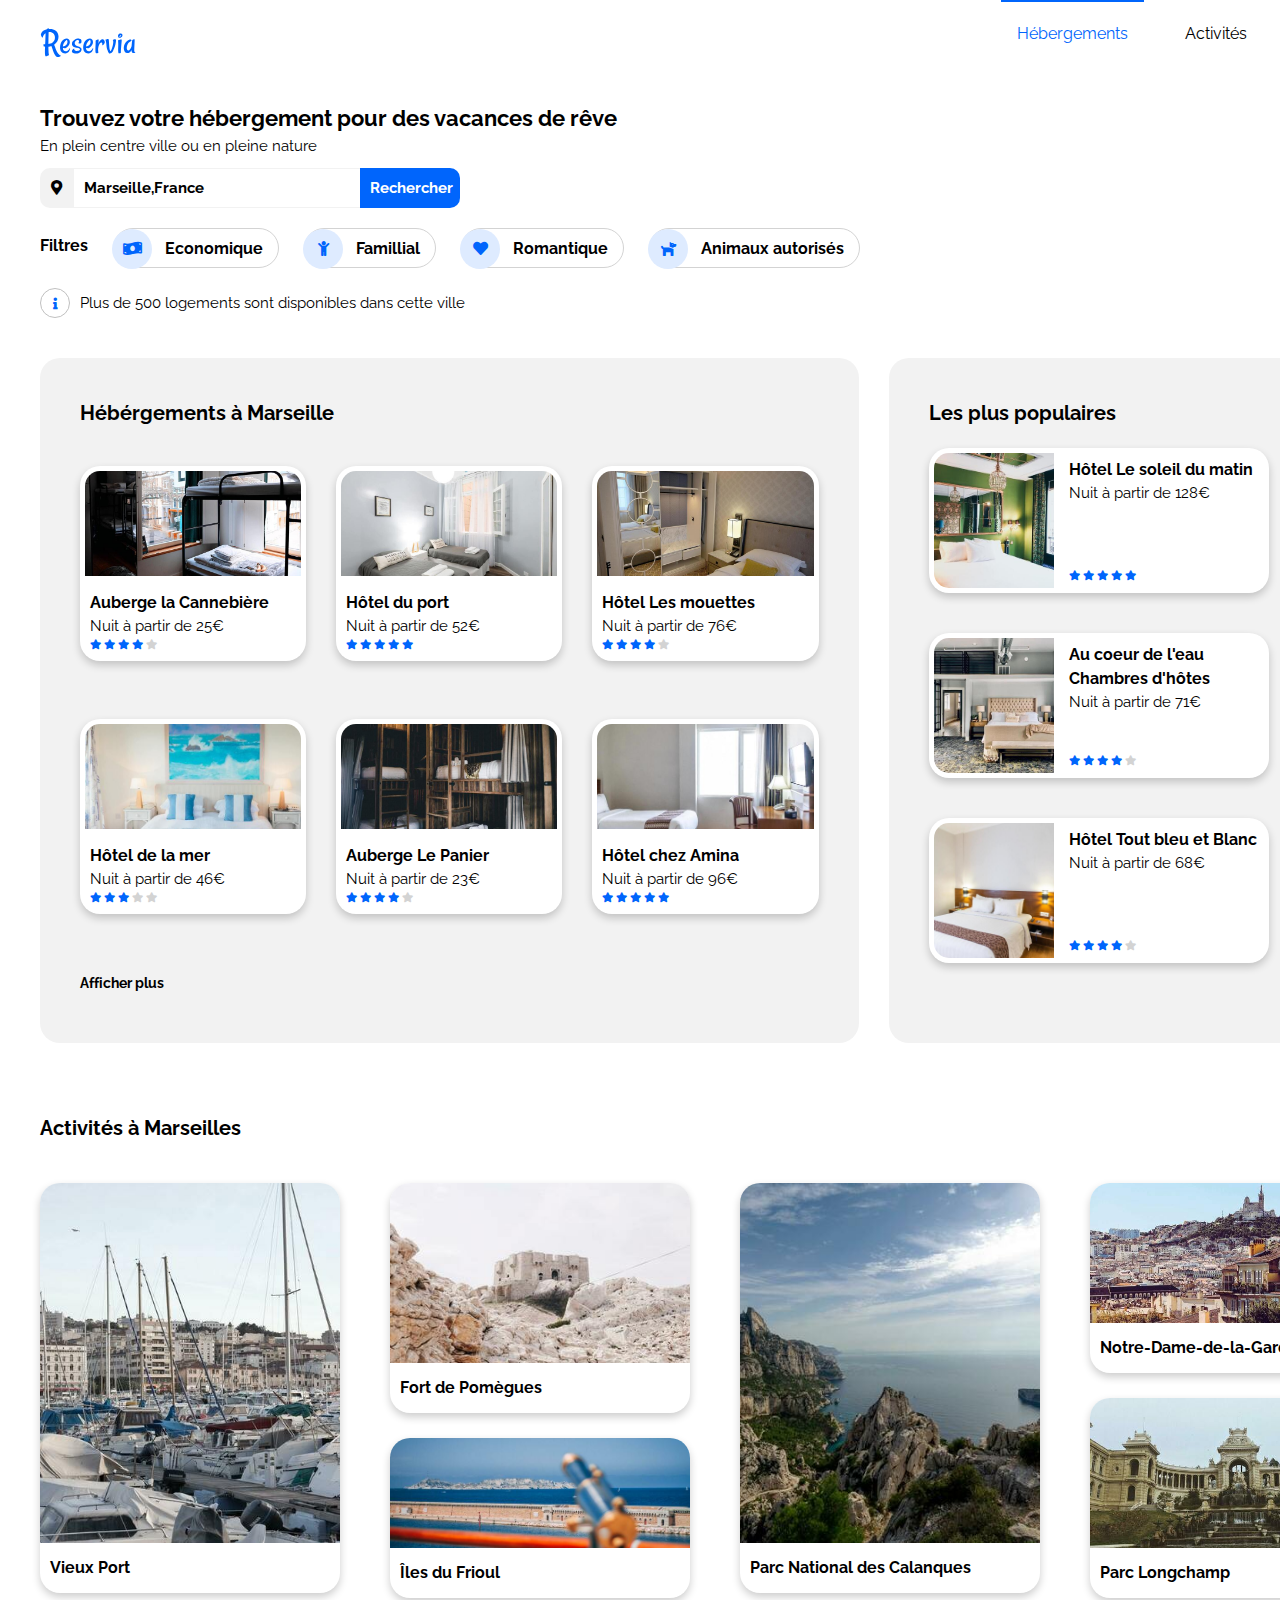
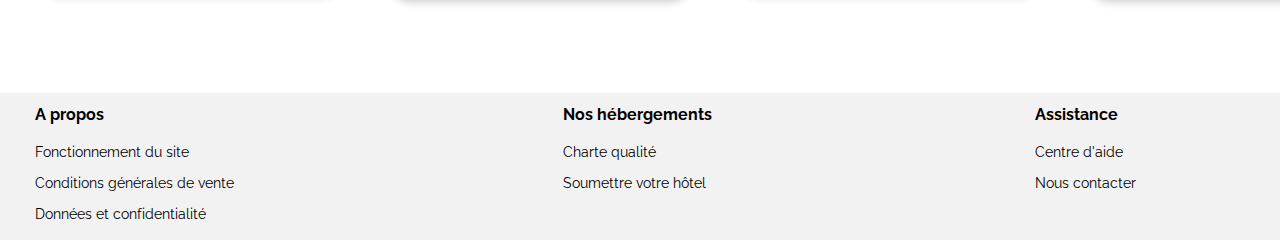
<file: index.html>
<!DOCTYPE html>
<html lang="fr">
<head>
    <meta charset="UTF-8">
    <meta name="viewport" content="width=device-width, initial-scale=1.0">
    <link rel="stylesheet" href="https://use.fontawesome.com/releases/v5.12.1/css/all.css" crossorigin="anonymous">
    <link rel="preconnect" href="https://fonts.gstatic.com">
    <link href="https://fonts.googleapis.com/css2?family=Raleway:wght@100&display=swap" rel="stylesheet">
    <link rel="stylesheet" href="normalizer.css">
    <link rel="stylesheet" href="style.css">
    <link href="tablett.css" media="screen and (min-width: 426px)" rel="stylesheet">
    <link href="desktop.css" media="screen and (min-width: 769px)" rel="stylesheet">
    <title>Reservia</title>
</head>
<body>   
    <!--- Nav bar-->
    <header>
        <a href="index.html">
            <img alt="Logo" id="logo" src="images/logo/Reservia.svg">
        </a>
        <a class="inscrire" href="#">S'inscrire</a>
        <nav id="nav">
            <ul>
                <li>
                    <a href="#hebergement" id="heb">Hébergements</a>
                </li>
                <li >
                    <a href="#activites" id="act">Activités</a>
                </li>
            </ul>
        </nav>
    </header>

<!--- filtres +  barre de recherche-->
    <form class="info">
        <h2>Trouvez votre hébergement pour des vacances de rêve</h2>
        <p>En plein centre ville ou en pleine nature</p>
        <div class="wrap search">
            <i class="fas fa-map-marker-alt" ></i>
            <input class="searchTerm"  placeholder="Marseille,France" type="text"/>
            <button class="recherche"><i class="fas fa-search"></i><span class="dnone">Rechercher</span></button>
        </div>
        <div class="filtres">
            <h3 class="filter">Filtres</h3> 
            <button class="btn1"><i class="fas fa-money-bill-wave"></i><span class="espace">Economique</span></button>
            <button class="btn1"><i class="fas fa-child"></i><span class="espace">Famillial</span></button>
            <button class="btn1"><i class="fas fa-heart"></i><span class="espace">Romantique</span></button> 
            <button class="btn1"><i class="fas fa-dog"></i><span class="espace">Animaux autorisés</span></button>
        </div>     
        <p><i class="fas fa-info"></i>Plus de 500 logements sont disponibles dans cette ville</p>
        
    </form>
    <!--- Side bar populaire-->
    <aside>
        <h1>Les plus populaires<i class="fas fa-chart-line"></i></h1>                   
        
        <article>
            <a href="#">
                <figure class="card1">
                    <img alt="Hôtel Le soleil du matin" class="scaled" src="images/hebergements/4_small/emile-guillemot-Bj_rcSC5XfE-unsplash.jpg">
                    <figcaption>
                        <h3>Hôtel Le soleil du matin</h3> 
                        <p>Nuit à partir de 128€</p> 
                        <div>
                            <i class="fas fa-star"></i>
                            <i class="fas fa-star"></i>
                            <i class="fas fa-star"></i>
                            <i class="fas fa-star"></i>
                            <i class="fas fa-star"></i>
                        </div>
                    </figcaption>
                </figure>
            </a>
        </article>
    
        <article>
            <a href="#">
                <figure class="card1">
                    <img alt="Au coeur de l'eau Chambres d'hôtes" src="images/hebergements/4_small/aw-creative-VGs8z60yT2c-unsplash.jpg">
                    <figcaption>
                        <h3>Au coeur de l'eau Chambres d'hôtes</h3> 
                        <p>Nuit à partir de 71€</p> 
                        <div>
                            <i class="fas fa-star"></i>
                            <i class="fas fa-star"></i>
                            <i class="fas fa-star"></i>
                            <i class="fas fa-star"></i>  
                            <i class="fas fa-star gris" ></i>
                        </div>
                    </figcaption>
                </figure>
            </a>
        </article>
        <article>
            <a href="#">
                <figure class="card1">
                    <img alt="Hôtel Tout bleu et Blanc" src="images/hebergements/4_small/febrian-zakaria-sjvU0THccQA-unsplash.jpg">
                    <figcaption>
                        <h3>Hôtel Tout bleu et Blanc</h3>  
                        <p>Nuit à partir de 68€</p>
                        <div>
                            <i class="fas fa-star"></i>
                            <i class="fas fa-star"></i>
                            <i class="fas fa-star"></i>
                            <i class="fas fa-star"></i> 
                            <i class="fas fa-star gris"></i>
                        </div>
                    </figcaption>
                </figure>
            </a>
        </article>
    </aside>
        <!--- Articles Hebergements-->
    <section class="heber">
        <h1 id="hebergement">Hébérgements à Marseille</h1>
        <article class="card1heb">
            <a href="#">
                <figure class="card2">
                    <img alt="Auberge la Cannebière" src="images/hebergements/4_small/marcus-loke-WQJvWU_HZFo-unsplash.jpg">
                        <figcaption>
                            <h3>Auberge la Cannebière</h3> 
                            <p>Nuit à partir de 25€</p> 
                                <i class="fas fa-star"></i>
                                <i class="fas fa-star"></i> 
                                <i class="fas fa-star"></i>
                                <i class="fas fa-star"></i> 
                                <i class="fas fa-star gris"></i>
                        </figcaption> 
                </figure>
            </a>
        </article>
        <article class="card2heb">
            <a href="#">
                <figure class="card2">
                    <img alt="Hôtel du port" src="images/hebergements/4_small/fred-kleber-gTbaxaVLvsg-unsplash.jpg">
                        <figcaption>
                            <h3>Hôtel du port</h3> 
                            <p>Nuit à partir de 52€</p>
                            <i class="fas fa-star"></i>
                            <i class="fas fa-star"></i>
                            <i class="fas fa-star"></i>
                            <i class="fas fa-star"></i>
                            <i class="fas fa-star"></i>
                        </figcaption>
                </figure>
                        
            </a>
        </article>
        <article class="card3heb">
            <a href="#">
                <figure class="card2">
                    <img alt="Hôtel Les mouettes" src="images/hebergements/4_small/reisetopia-B8WIgxA_PFU-unsplash.jpg">
                        <figcaption>
                            <h3>Hôtel Les mouettes</h3>  
                            <p>Nuit à partir de 76€</p>
                                <i class="fas fa-star"></i>
                                <i class="fas fa-star"></i>
                                <i class="fas fa-star"></i>
                                <i class="fas fa-star"></i> 
                                <i class="fas fa-star gris"></i>
                        </figcaption>
                </figure>
                        
            </a>
        </article>
        <article class="card4heb"> 
            <a href="#">
                <figure class="card2">
                    <img alt="Hôtel de la mer" src="images/hebergements/4_small/annie-spratt-Eg1qcIitAuA-unsplash.jpg">
                        <figcaption>
                            <h3>Hôtel de la mer</h3>  
                            <p>Nuit à partir de 46€</p> 
                                <i class="fas fa-star"></i>
                                <i class="fas fa-star"></i>
                                <i class="fas fa-star"></i> 
                                <i class="fas fa-star gris"></i>
                                <i class="fas fa-star gris"></i>
                        </figcaption>
                </figure>
                        
            </a>
        </article>
        <article class="card5heb"> 
            <a href="#">
                <figure class="card2">
                    <img alt="Auberge Le Panier" src="images/hebergements/4_small/nicate-lee-kT-ZyaiwBe0-unsplash.jpg">
                        <figcaption>
                            <h3>Auberge Le Panier</h3> 
                            <p>Nuit à partir de 23€</p>
                                <i class="fas fa-star"></i>
                                <i class="fas fa-star"></i>
                                <i class="fas fa-star"></i>
                                <i class="fas fa-star"></i>
                                <i class="fas fa-star gris"></i>
                        </figcaption>
                </figure>
                        
            </a>
        </article>
        <article class="card6"> 
            <a href="#">
                <figure class="card2">
                    <img alt="Hôtel chez Amina" src="images/hebergements/4_small/febrian-zakaria-M6S1WvfW68A-unsplash.jpg">
                        <figcaption>
                            <h3>Hôtel chez Amina</h3> 
                            <p>Nuit à partir de 96€</p> 
                                <i class="fas fa-star"></i>
                                <i class="fas fa-star"></i>
                                <i class="fas fa-star"></i>
                                <i class="fas fa-star"></i>
                                <i class="fas fa-star"></i>
                        </figcaption>
                </figure>
                        
            </a>
        </article>
        <h2 id="afficherplus"><a href="#">Afficher plus</a></h2>
    </section>
 <!--- Activités-->
    <section class="activ">
        <h1 id="activites">Activités à Marseilles</h1>
        <article class="carte1">
            <a href="#">
                <figure class="card3">
                    <img alt="Vieux Port" src="images/activites/4_small/reno-laithienne-QUgJhdY5Fyk-unsplash.jpg">
                        <figcaption>
                            <h3>Vieux Port</h3>
                        </figcaption>
                </figure>
            </a>
        </article>
        <article class="carte2">
            <a href="#">
                <figure class="card3">
                    <img alt="Fort de Pomègues" src="images/activites/4_small/paul-hermann-QFTrLdQIRhI-unsplash.jpg ">
                        <figcaption>
                            <h3>Fort de Pomègues</h3>
                        </figcaption>
                </figure>
            </a>
        </article>
        <article class="carte3">
            <a href="#">
                <figure class="card3"> 
                    <img alt="Îles du Frioul" src="images/activites/4_small/kevin-hikari-rV_Qd1l-VXg-unsplash.jpg">
                        <figcaption> 
                            <h3>Îles du Frioul</h3>  
                        </figcaption>
                </figure>
            </a>
        </article>
        <article class="carte4">
            <a href="#">
                <figure class="card3">
                    <img alt="Parc National des Calanques" src="images/activites/4_small/kilyan-sockalingum-NR8-cBCN3aI-unsplash.jpg">
                        <figcaption>
                            <h3>Parc National des Calanques</h3>
                        </figcaption>
                </figure> 
            </a> 
        </article>
        <article class="carte5">
            <a href="#">
                <figure class="card3">
                    <img alt="Notre-Dame-de-la-Garde" src="images/activites/4_small/florian-wehde-xW9e8gdotxI-unsplash.jpg">
                        <figcaption>
                            <h3>Notre-Dame-de-la-Garde</h3>
                        </figcaption>
                </figure>
            </a>
        </article>
        <article class="carte6">
            <a href="#"> 
                <figure class="card3">
                    <img alt="Parc Longchamp" src="images/activites/4_small/lena-paulin-wH2-EJoDcV0-unsplash.jpg">
                        <figcaption>
                            <h3>Parc Longchamp</h3> 
                        </figcaption> 
                </figure>
            </a>
        </article>

    </section>
    <!--- Footer-->
    <footer class="footer">
        <div class="foot1"> 
            <h3>A propos</h3>   
                <ul>
                    <li> <a href="#"> Fonctionnement du site</a></li>
                    <li><a href="#">Conditions générales de vente</a></li>
                    <li><a href="#">Données et confidentialité</a></li>
                </ul>
        </div>
        <div class="foot2"> 
            <h3>Nos hébergements</h3>
                <ul>
                    <li><a href="#">Charte qualité</a></li>
                    <li><a href="#">Soumettre votre hôtel</a></li>

                </ul>
        </div>
        <div class="foot3">
            <h3>Assistance</h3>
                <ul>
                    <li><a href="#">Centre d'aide</a></li>
                    <li><a href="#">Nous contacter</a></li>
                </ul> 
        </div>
    </footer>
</body>
</html>
</file>
<file: style.css>
/*****importation du font****/

@import url('https://fonts.googleapis.com/css2?family=Raleway:wght@800&display=swap');

:root{
   font-size: 10px;
   --primary: #0065FC;
   --secondary: #DEEBFF;
   --fond: #F2F2F2;
}

p {
   font-size: 1.5rem;
}
i {
   color: var(--primary); 
}
aside, footer {
   background-color: var(--fond);
}

body{
   font-family: Raleway, sans-serif;   
}

/*****nav bar****/
header  {
    display: grid;
    grid-template: 
    "logo inscrire"
    "nav1 nav1";
    font-size: initial;
}
header a {
   color: var(--primary);
}
#logo{
   grid-area: logo;
   padding-left: 30px;
}
.inscrire {
   grid-area: inscrire;
   padding-right: 20px;
   text-align: right;
   padding-top: 15px;
   font-weight: bold;
}

nav {
   grid-area: nav1;
}
nav li {
   width: 50%;
   border-bottom: 2px solid var(--primary);
   text-align: center;
}
nav li:last-child {
   border-bottom: 2px solid var(--fond);
}
#act {
   color: black;
  
}
#act:hover{
   
   color: var(--primary);
}
#nav ul{
   display: flex;
   justify-content: space-around;
  
}

#heb {
 display: block;
 padding: 0 0 10px 0;
 /** transition-delay: .5s;
  transition-timing-function: ease-in-out;*/
}
#heb:hover {
   color: black;   
}

/**articles sur le côté**/
aside {
   background-color: var(--fond);
   padding: 20px;
}

.espace {
   padding:15px;
}

/*les boutons**/
.filter {
   margin-top: 6px;
}
.info {
   padding: 10Px;
   margin-bottom: 20px;
}
.info h2 {
   font-size: 2.2rem;
   padding: 10px;
   
}
.info p {
   padding-bottom: 10px;
}
.info .btn1 {
   background-color: white; 
   border: 1px solid lightgray;
   border-radius: 20px;
   color: black;
   text-align: center;
   text-decoration: none;
   height: 40px;
   font-size: 16px;
   padding: 0;
   margin-bottom: 20px;
   line-height: 40px;
   font-weight: bold;
}

.btn1 i  {
   border-radius: 50%;
   font-size: 15px;
   background-color: var(--secondary);
   height: 40px;
   width: 40px;
   line-height: 40px;
   margin: -2px;
}


 /*barre de recherche*/
 .search {
   width: 100%;
   display: flex;
 }
 
 .searchTerm {
   width: calc(100% - 71px);
   border: none;
   border-bottom: 1px solid var(--fond);
   border-top: 1px solid var(--fond);
   padding: 0 10px;
   height: 40px;
   line-height: 40px;
   font-size: 1.5rem;
 }
 .fa-info {
   width: 30px;
   height: 30px;
   line-height: 30px;
   text-align: center;
   border: 1px solid silver;
   border-radius: 50%;
   font-size: 12px;
   margin-right: 10px;  
 }
 
 .info p {
    margin: 10px;
    
 }
 .gris {
    color: lightgray ;
 }

 .fa-map-marker-alt {
    text-align: center;
    border-radius: 10px 0px 0px 10px;
    background-color: var(--fond) ;
    color: black;
    font-size: 15px;
    height: 40px;
    width: 40px;
    line-height: 40px;
 }

 .recherche  {
   
   font-size: 15px;
   text-align: center;
   border-radius: 10px 10px 10px 10px;
   cursor: pointer;
   text-decoration: none; 
   margin-left: -9px;
   border:none; 
   width: 40px;
   height: 40px;
   line-height: 40px;
   background-color: var(--primary);
   color: white  ;
   padding: 0px;
 }
 .dnone{
   display: none;
}
.fa-search {
   color:white;
   background-color: var(--primary);
}
 ::placeholder {
    font-weight: bold;
    color: black;
 }

.fa-info-circle { 
   background-color: var(--primary) !important;
   color: white !important;
   font-size: 2rem;
   border-radius: 40px;
   border: var(--fond);
}
.fa-chart-line /*****popularité****/
{
   color: black;
   float: right;
 
}
aside h1, #activites, #hebergement{
   
   font-size: 2rem;
   font-weight: bolder;
  
}
aside h1 {
   padding-bottom: 20px;
}


/*****les cartes img****/
article a {
   color: black;
   display: block;
}

h3 {
font-size: 1.6rem;
font-weight: bold;
}
.fa-star {
font-size: 10px;
}


.card1 figure {
   height: 100px;
}

 .card1 {
   box-shadow: 0 4px 8px 0 rgba(0, 0, 0, 0.2);
   border-radius: 20px;
   text-align: left;
   background-color: white;
   display: flex;
   height: 145px;
   margin-bottom: 20px;
  
     
}
.card1 img {
 
 border-radius: 20px 0px 0px 20px;
 object-fit: cover;
 padding: 5px;
 width: 130px;
 
}
.card1 figcaption{
   padding: 10px;
   position: relative;
}

.card1 div {
   position: absolute;
   bottom: 10px; 
}
.card2 a, .card3 a {
   display: block;
}

.heber {
   padding: 20px;
}
#afficherplus a {
   color: black;
   font-size: 1.4rem;
}
.card2 {
   box-shadow: 0 4px 8px 0 rgba(0, 0, 0, 0.2);
   border-radius: 20px;
   text-align: left;
   background-color: white;
   margin-bottom: 20px;
   

 }
 .card2 figcaption {
    height: 80px;
    padding: 10px;
 }
 .card2 img {
    width: 100%;
    border-radius: 20px 20px 0px 0px;
    object-fit: cover;
    height: 115px;
    padding: 5px;
   

 }
 .activ {
    padding: 20px;
 }
.card3 {
    box-shadow: 0 4px 8px 0 rgba(0, 0, 0, 0.2);
    border-radius: 20px;
    background-color: white;
    margin-bottom: 20px;
  
 
}
.card3 img {
  
   border-radius: 20px 20px 0px 0px;
   object-fit: cover;
   height: 135px;
   width: 100%;

  
}
.card3 figcaption {
  height: 50px;
  padding: 0 10px;
  line-height: 50px;
}

/**articles **/
 
/*****footer ***/
footer {
   padding-top: 10px;
}

footer ul li {
   text-decoration: none;
   padding: 5px;
   padding-left: 35px;
   font-size: 1.4rem;
   
}

footer h3 {
   padding-left: 35px;
}

footer a {
   color: black;
}
</file>
<file: tablett.css>
.heber {
    display: grid;
    grid-template-areas: 
    "title title"
    "card1heb card2heb"
    "card3heb card4heb"
    "card5heb card6heb"
    "afficherplus afficherplus";
    grid-gap: 20px;
    grid-template-columns: 1fr 1fr;
}

#hebergement {
    grid-area: title;
    text-align: center;
}
.card1heb {
    grid-area: card1heb;
}
.card2heb {
    grid-area: card2heb;
}
.card3heb {
    grid-area: card3heb;
}
.card4heb{
    grid-area: card4heb;
}
.card5heb{
    grid-area: card5heb;
}
.card6heb{
    grid-area: card6heb;
}
#afficherplus {
    grid-area: afficherplus;
    text-align: right;
}
.card3 figcaption{
    padding: 0;
    text-align: center;
}
.activ {
    display: grid;
    grid-template: 
    "activites activites "
    "carte1 carte2"
    "carte3 carte4 "
    "carte5 carte6";
    grid-gap: 20px;
    grid-template-columns: 1fr 1fr;
}
#activites {
    grid-area: activites;
    text-align: center;
}
.carte1{
    grid-area: carte1;
}
.carte2{
    grid-area: carte2;
}
.carte3{
    grid-area: carte3;
}
.carte4{
    grid-area: carte4;
}
.carte5{
    grid-area: carte5;
}
.carte6{
    grid-area: carte6;
}

footer {
    text-align: center;
}
</file>
<file: desktop.css>
:root{
    font-size: 10px;
    --primary: #0065FC;
    --secondary: #DEEBFF ;
    --fond: #F2F2F2;
 }
 
body {
    display: grid;
    grid-template-areas: 
    " header header"
    "info info"
    "heber pop"
    "act act"
    "foot foot";
    grid-gap: 30px;
    
}

header {
    grid-area: header;
    display: grid;
   grid-template-areas: 
    "logo  nav1 inscrire";
    grid-template-columns: 40% 50% 10%;
    
}

nav li:last-child {
    border-bottom: none;
    border-top: 2px solid white;
}
nav li:last-child:hover{
    border-top: 2px solid var(--primary);
    
}
nav li:first-child{
    border-top: 2px solid var(--primary);
    
    

}
#logo{
    padding-top: 20px;
    padding-left: 40px;
    grid-area: logo;
}
nav li {
    padding-top: 20px;
}
.info {
    margin: 0px;
}
.heber {
    margin-left: 40px;
}
aside {
    margin-right: 40px;
    padding: 40px;
}
#heb {
    grid-area: nav1;
    
}
.inscrire {
    grid-area: inscrire;
    padding-top: 20px;
    padding-right: 40px;
}
.activ {
    padding: 0;
    margin: 40px;

}

#act {
    grid-area: nav1;
   
   
  
}

.card1 {
    max-width: 340px;
}



.fa-search {
    display: none;
}
.recherche {
    width: 100px;
    border-radius:  0px 10px 10px 0px;;
    
}
.dnone {
    font-weight: bold;
    text-align: center;
    padding: 10px;
}
.search {
    width: 420px ;
}
.info {
    grid-area: info;
    margin-bottom: 0px;
    padding: 0;
    margin-left: 40px;
}
.info h2 {
    padding: 0;
}
.info .btn1 {
    margin-left: 25px;
}
.info p {
    margin: 0;
}

.btn1:hover {
    background-color: var(--primary);
    color: white;
    transition-timing-function: ease-in-out;
    transition-delay: .5s;
}

nav li {
    border-bottom: none;
    text-align: center;
    width: 20%;
    
}
.filtres {
    display: flex;
    margin-top: 20px;
}

#nav ul {
    
    display: flex;
    justify-content: flex-end;
    margin-top: 0;
   
}

.heber {
    grid-area: heber;
    border-radius: 20px;
    background-color: var(--fond);
    display: grid;
    grid-template: 
    "title title title "
    "card1 card2 card3 "
    "card4 card5 card6"
    "afficherplus afficherplus afficherplus";
    grid-template-columns: 1fr 1fr 1fr;
    grid-gap: 30px;
    padding: 40px;
}
#hebergement {
    grid-area: title;
    text-align: left;
}
.card1heb {
    grid-area: card1;
}
.card2heb {
    grid-area: card2;
}
.card3heb {
    grid-area: card3;
}
.card4heb{
    grid-area: card4;
}
.card5heb{
    grid-area: card5;
}
.card6heb{
    grid-area: card6;
}
aside {
    grid-area: pop;
   
    border-radius: 20px;
}
#afficherplus {
    grid-area: afficherplus;
    text-align: left;
}
.activ {
    grid-area: act;
    display: grid;
    grid-template-areas: 
    "title title title title"
    "carte1 carte2 carte4  carte5"
    "carte1 carte2 carte4 ."
    "carte1  . carte4 carte6"
    "carte1  carte3 carte4 carte6";
    grid-template-rows: 30px 100px 35px 0px 185px;
    grid-row-gap: 40px;
    grid-template-columns: repeat(4, 300px);
    grid-column-gap:50px ;

}   
.card3 figcaption {
   
 text-align: left;
 padding:0 10px ;
}

#activites {
    grid-area: title;
    text-align: left;
}
.activ a {
    display: block;
}
.carte1{
    grid-area: carte1;
   
    
}

.carte1 img {
  height: 360px;
}
.carte2{
    grid-area: carte2;
}

.carte2 img {
  height: 180px;
}
.carte3{
    grid-area: carte3;
   
}

.carte3 img {
   height: 110px;
}
.carte4{
    grid-area: carte4;
}

.carte4 img {

    height: 360px;
}
.carte5{
    grid-area: carte5;
}

.carte5 img { 
    height: 140px ;
}
.carte6{
    grid-area: carte6;
}

.carte6 img {
    height: 150px;
}

article  a{
    display: block;
}
aside article {
    padding-bottom: 20px;
}

footer {
    grid-area: foot;
    display: grid;
    text-align: left;
    grid-template-areas: 
    "foot1 foot2 foot3";
   
}
.foot1 {
    grid-area: foot1;
}
.foot2 {
    grid-area: foot2;
}
.foot {
    grid-area: foot3;
}

.dnone {
    display: inline;
}
</file>
<file: normalizer.css>
/* Box sizing rules */
*,
*::before,
*::after {
  box-sizing: border-box;
}

/* Remove default margin */
body,
h1,
h2,
h3,
h4,
h5,
h6,
p,
figure,
blockquote,
dl,
dd {
  margin: 0;
}

/* Remove list styles on ul, ol elements with a list role, which suggests default styling will be removed */
ul,
ol {
  list-style: none;
  padding: 0;
}

/* Set core root defaults */
html {
  scroll-behavior: smooth;
}

/* Set core body defaults */
body {
  min-height: 100vh;
  text-rendering: optimizeSpeed;
  line-height: 1.5;
}

/* A elements that don't have a class get default styles */
a {
  text-decoration: none;
}

/* Make images easier to work with */
img,
picture {
  max-width: 100%;
  display: block;
}

/* Inherit fonts for inputs and buttons */
input,
button,
textarea,
select {
  font: inherit;
}

/* Remove all animations and transitions for people that prefer not to see them */
@media (prefers-reduced-motion: reduce) {
  *,
  *::before,
  *::after {
    animation-duration: 0.01ms !important;
    animation-iteration-count: 1 !important;
    transition-duration: 0.01ms !important;
    scroll-behavior: auto !important;
  }
}
</file>
